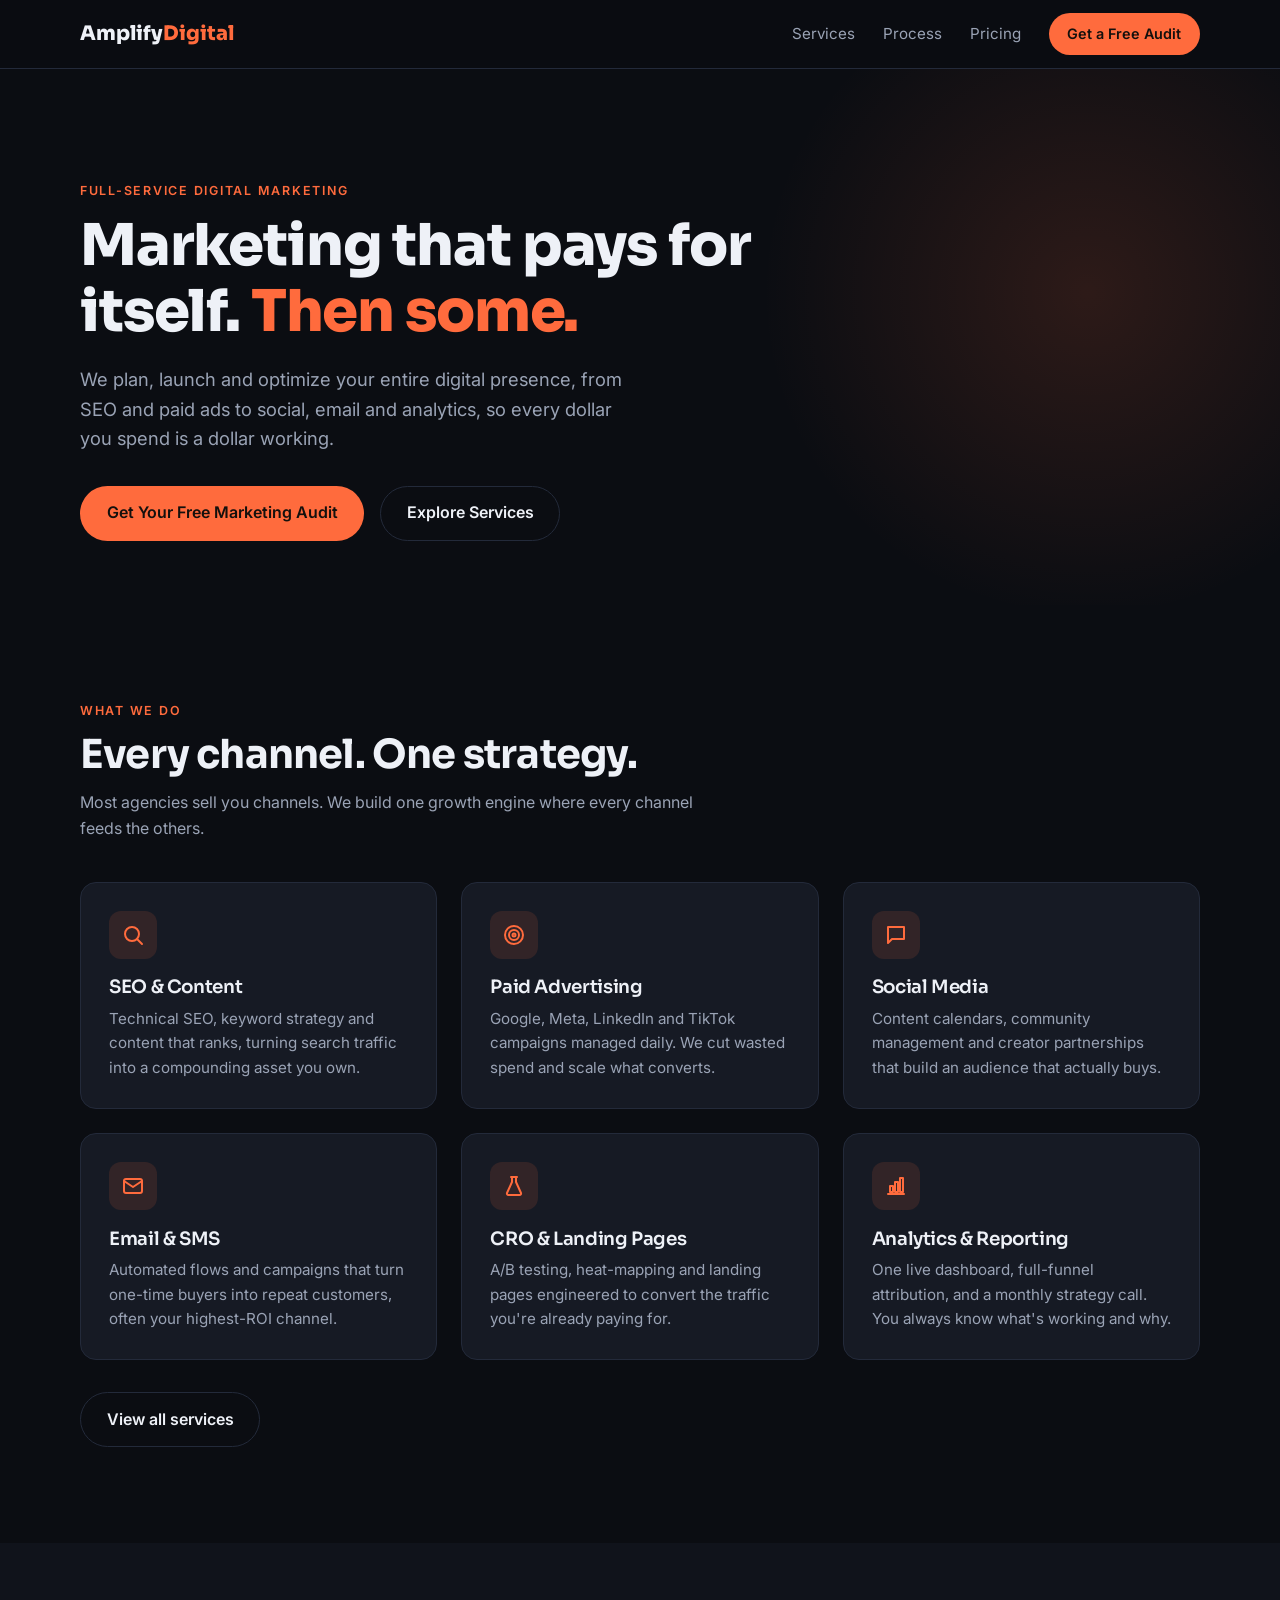
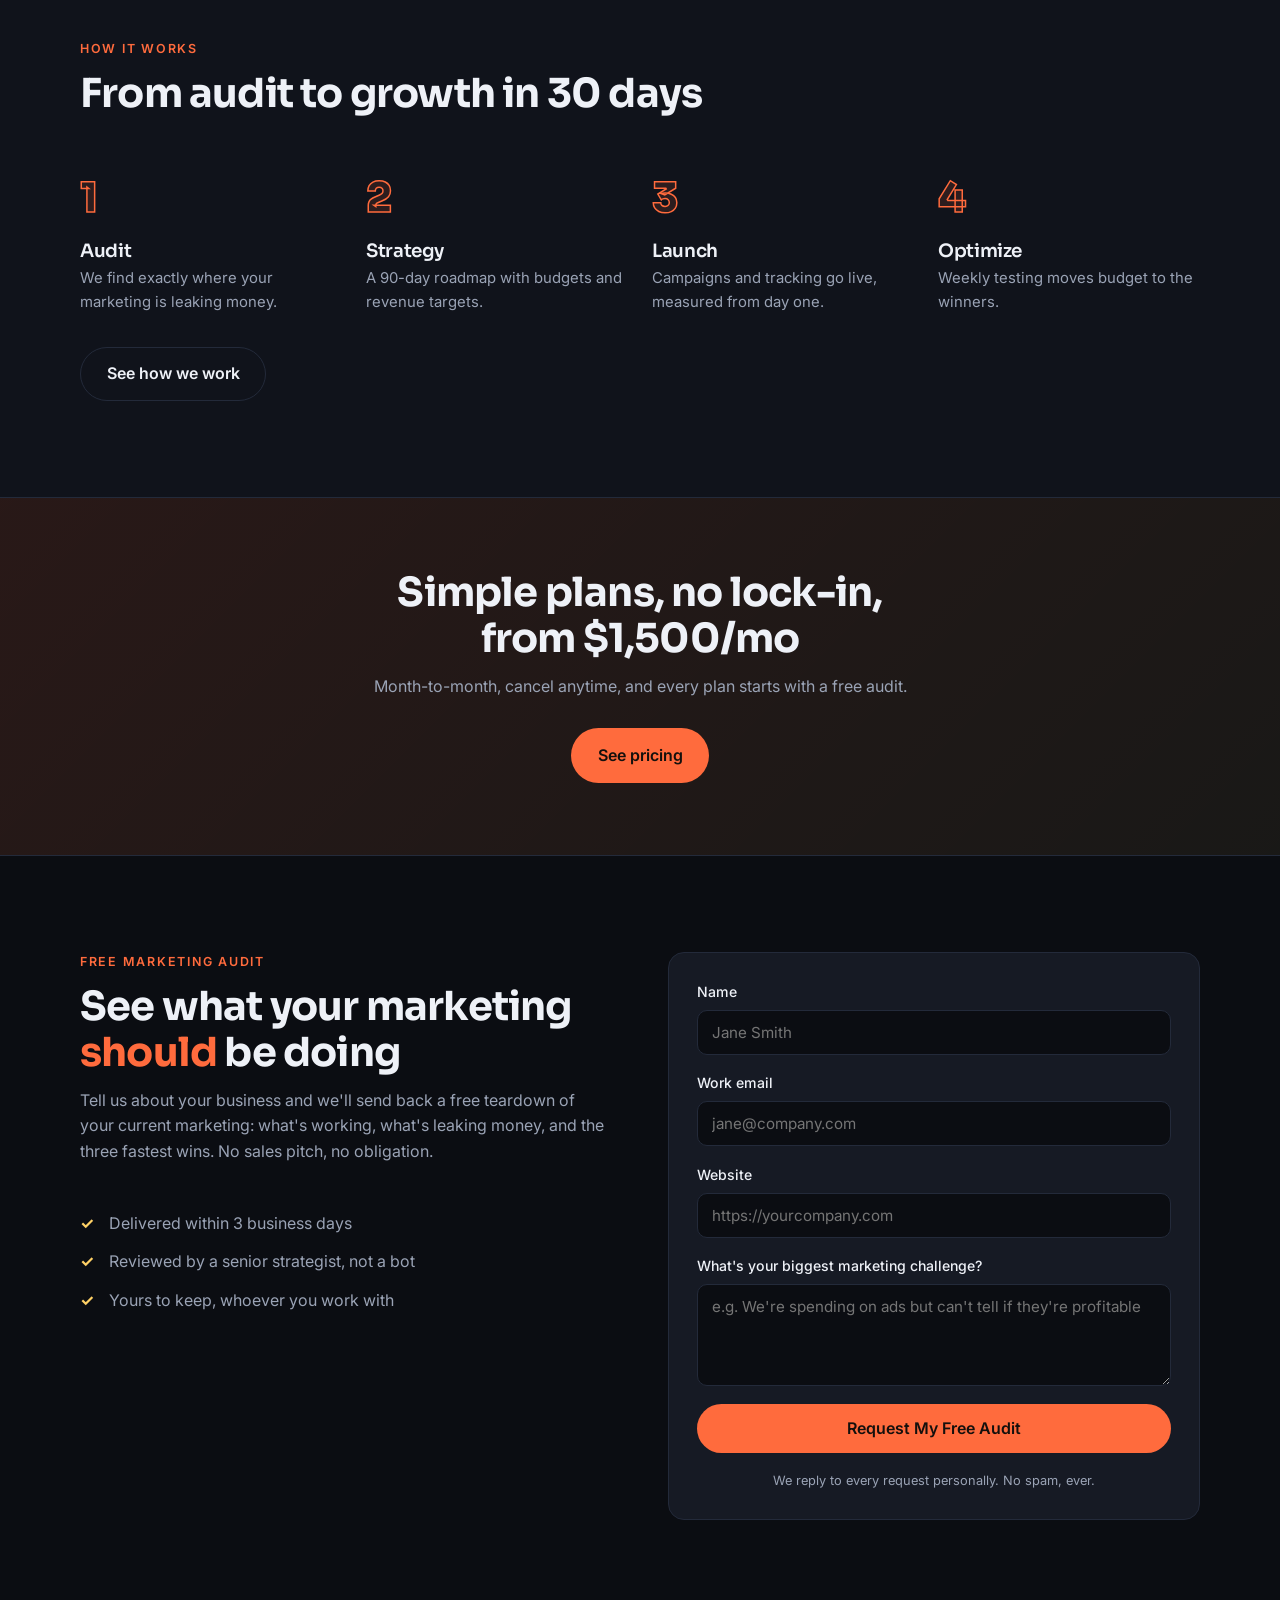
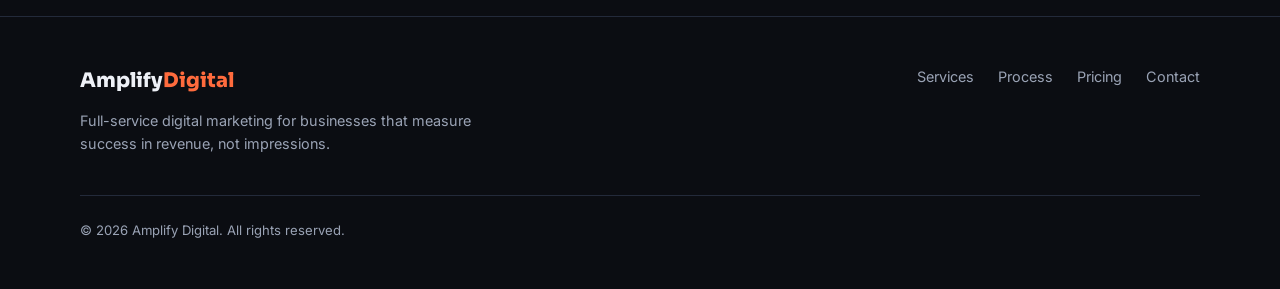
<file: index.html>
<!DOCTYPE html>
<html lang="en">
<head>
  <meta charset="UTF-8" />
  <meta name="viewport" content="width=device-width, initial-scale=1.0" />
  <title>Amplify Digital | Full-Service Digital Marketing Agency</title>
  <meta name="description" content="Amplify Digital is a full-service digital marketing agency. SEO, paid ads, social media, email marketing and analytics: everything you need to grow, under one roof." />
  <meta property="og:title" content="Amplify Digital | Full-Service Digital Marketing Agency" />
  <meta property="og:description" content="SEO, paid ads, social media, email marketing and analytics: everything you need to grow, under one roof." />
  <meta property="og:type" content="website" />
  <link rel="icon" href="data:image/svg+xml,<svg xmlns='http://www.w3.org/2000/svg' viewBox='0 0 100 100'><rect width='100' height='100' rx='22' fill='%230b0d12'/><text x='50' y='50' dy='.35em' text-anchor='middle' font-family='Arial' font-weight='bold' font-size='58' fill='%23ff6b3d'>A</text></svg>" />
  <link rel="preconnect" href="https://fonts.googleapis.com" />
  <link rel="preconnect" href="https://fonts.gstatic.com" crossorigin />
  <link href="https://fonts.googleapis.com/css2?family=Sora:wght@400;600;700;800&family=Inter:wght@400;500;600&display=swap" rel="stylesheet" />
  <link rel="stylesheet" href="styles.css" />
</head>
<body>

  <!-- ===== Navigation ===== -->
  <header class="nav" id="top">
    <div class="container nav-inner">
      <a href="index.html" class="logo">Amplify<span>Digital</span></a>
      <nav class="nav-links" id="navLinks">
        <a href="services.html">Services</a>
        <a href="process.html">Process</a>
        <a href="pricing.html">Pricing</a>
        <a href="#contact" class="btn btn-small">Get a Free Audit</a>
      </nav>
      <button class="nav-toggle" id="navToggle" aria-label="Toggle menu" aria-expanded="false">
        <span></span><span></span><span></span>
      </button>
    </div>
  </header>

  <!-- ===== Hero ===== -->
  <section class="hero">
    <div class="container hero-inner">
      <div class="hero-copy reveal">
        <p class="eyebrow">Full-Service Digital Marketing</p>
        <h1>Marketing that pays for itself. <em>Then some.</em></h1>
        <p class="lead">We plan, launch and optimize your entire digital presence, from SEO and paid ads to social, email and analytics, so every dollar you spend is a dollar working.</p>
        <div class="hero-actions">
          <a href="#contact" class="btn">Get Your Free Marketing Audit</a>
          <a href="services.html" class="btn btn-ghost">Explore Services</a>
        </div>
      </div>
    </div>
  </section>

  <!-- ===== Services preview ===== -->
  <section class="section" id="services">
    <div class="container">
      <p class="eyebrow reveal">What we do</p>
      <h2 class="reveal">Every channel. One strategy.</h2>
      <p class="section-sub reveal">Most agencies sell you channels. We build one growth engine where every channel feeds the others.</p>
      <div class="grid grid-3">
        <article class="card reveal">
          <div class="card-icon"><svg viewBox="0 0 24 24"><circle cx="11" cy="11" r="7"/><line x1="21" y1="21" x2="16" y2="16"/></svg></div>
          <h3>SEO &amp; Content</h3>
          <p>Technical SEO, keyword strategy and content that ranks, turning search traffic into a compounding asset you own.</p>
        </article>
        <article class="card reveal">
          <div class="card-icon"><svg viewBox="0 0 24 24"><circle cx="12" cy="12" r="9"/><circle cx="12" cy="12" r="5"/><circle cx="12" cy="12" r="1.5"/></svg></div>
          <h3>Paid Advertising</h3>
          <p>Google, Meta, LinkedIn and TikTok campaigns managed daily. We cut wasted spend and scale what converts.</p>
        </article>
        <article class="card reveal">
          <div class="card-icon"><svg viewBox="0 0 24 24"><path d="M4 4h16v12H8l-4 4V4z"/></svg></div>
          <h3>Social Media</h3>
          <p>Content calendars, community management and creator partnerships that build an audience that actually buys.</p>
        </article>
        <article class="card reveal">
          <div class="card-icon"><svg viewBox="0 0 24 24"><rect x="3" y="5" width="18" height="14" rx="2"/><path d="M3 7l9 6 9-6"/></svg></div>
          <h3>Email &amp; SMS</h3>
          <p>Automated flows and campaigns that turn one-time buyers into repeat customers, often your highest-ROI channel.</p>
        </article>
        <article class="card reveal">
          <div class="card-icon"><svg viewBox="0 0 24 24"><path d="M9 3h6"/><path d="M10 3v5L5 19a1.5 1.5 0 0 0 1.4 2h11.2a1.5 1.5 0 0 0 1.4-2L14 8V3"/></svg></div>
          <h3>CRO &amp; Landing Pages</h3>
          <p>A/B testing, heat-mapping and landing pages engineered to convert the traffic you're already paying for.</p>
        </article>
        <article class="card reveal">
          <div class="card-icon"><svg viewBox="0 0 24 24"><line x1="4" y1="20" x2="20" y2="20"/><rect x="6" y="12" width="3" height="6"/><rect x="11" y="8" width="3" height="10"/><rect x="16" y="4" width="3" height="14"/></svg></div>
          <h3>Analytics &amp; Reporting</h3>
          <p>One live dashboard, full-funnel attribution, and a monthly strategy call. You always know what's working and why.</p>
        </article>
      </div>
      <p class="reveal" style="margin-top:2rem"><a href="services.html" class="btn btn-ghost">View all services</a></p>
    </div>
  </section>

  <!-- ===== Process teaser ===== -->
  <section class="section section-alt" id="process-teaser">
    <div class="container">
      <p class="eyebrow reveal">How it works</p>
      <h2 class="reveal">From audit to growth in 30 days</h2>
      <div class="steps">
        <div class="step reveal"><span class="step-num">1</span><h3>Audit</h3><p>We find exactly where your marketing is leaking money.</p></div>
        <div class="step reveal"><span class="step-num">2</span><h3>Strategy</h3><p>A 90-day roadmap with budgets and revenue targets.</p></div>
        <div class="step reveal"><span class="step-num">3</span><h3>Launch</h3><p>Campaigns and tracking go live, measured from day one.</p></div>
        <div class="step reveal"><span class="step-num">4</span><h3>Optimize</h3><p>Weekly testing moves budget to the winners.</p></div>
      </div>
      <p class="reveal" style="margin-top:2rem"><a href="process.html" class="btn btn-ghost">See how we work</a></p>
    </div>
  </section>

  <!-- ===== Pricing teaser ===== -->
  <section class="cta-band">
    <div class="container">
      <h2>Simple plans, no lock-in, from $1,500/mo</h2>
      <p>Month-to-month, cancel anytime, and every plan starts with a free audit.</p>
      <a href="pricing.html" class="btn">See pricing</a>
    </div>
  </section>

  <!-- ===== Contact ===== -->
  <section class="section" id="contact">
    <div class="container contact-inner">
      <div class="contact-copy reveal">
        <p class="eyebrow">Free marketing audit</p>
        <h2>See what your marketing <em>should</em> be doing</h2>
        <p class="section-sub">Tell us about your business and we'll send back a free teardown of your current marketing: what's working, what's leaking money, and the three fastest wins. No sales pitch, no obligation.</p>
        <ul class="checklist">
          <li>Delivered within 3 business days</li>
          <li>Reviewed by a senior strategist, not a bot</li>
          <li>Yours to keep, whoever you work with</li>
        </ul>
      </div>
      <form class="card contact-form reveal" id="contactForm" action="https://formsubmit.co/brovath@gmail.com" method="POST">
        <input type="hidden" name="_subject" value="New audit request from Amplify Digital website" />
        <input type="hidden" name="_captcha" value="true" />
        <label>Name
          <input type="text" name="name" placeholder="Jane Smith" required />
        </label>
        <label>Work email
          <input type="email" name="email" placeholder="jane@company.com" required />
        </label>
        <label>Website
          <input type="url" name="website" placeholder="https://yourcompany.com" />
        </label>
        <label>What's your biggest marketing challenge?
          <textarea name="message" rows="4" placeholder="e.g. We're spending on ads but can't tell if they're profitable"></textarea>
        </label>
        <button type="submit" class="btn btn-full">Request My Free Audit</button>
        <p class="form-note">We reply to every request personally. No spam, ever.</p>
      </form>
    </div>
  </section>

  <!-- ===== Footer ===== -->
  <footer class="footer">
    <div class="container footer-inner">
      <div>
        <a href="index.html" class="logo">Amplify<span>Digital</span></a>
        <p>Full-service digital marketing for businesses that measure success in revenue, not impressions.</p>
      </div>
      <nav aria-label="Footer">
        <a href="services.html">Services</a>
        <a href="process.html">Process</a>
        <a href="pricing.html">Pricing</a>
        <a href="#contact">Contact</a>
      </nav>
      <p class="footer-copy">© <span id="year"></span> Amplify Digital. All rights reserved.</p>
    </div>
  </footer>

  <script src="script.js"></script>
</body>
</html>
</file>
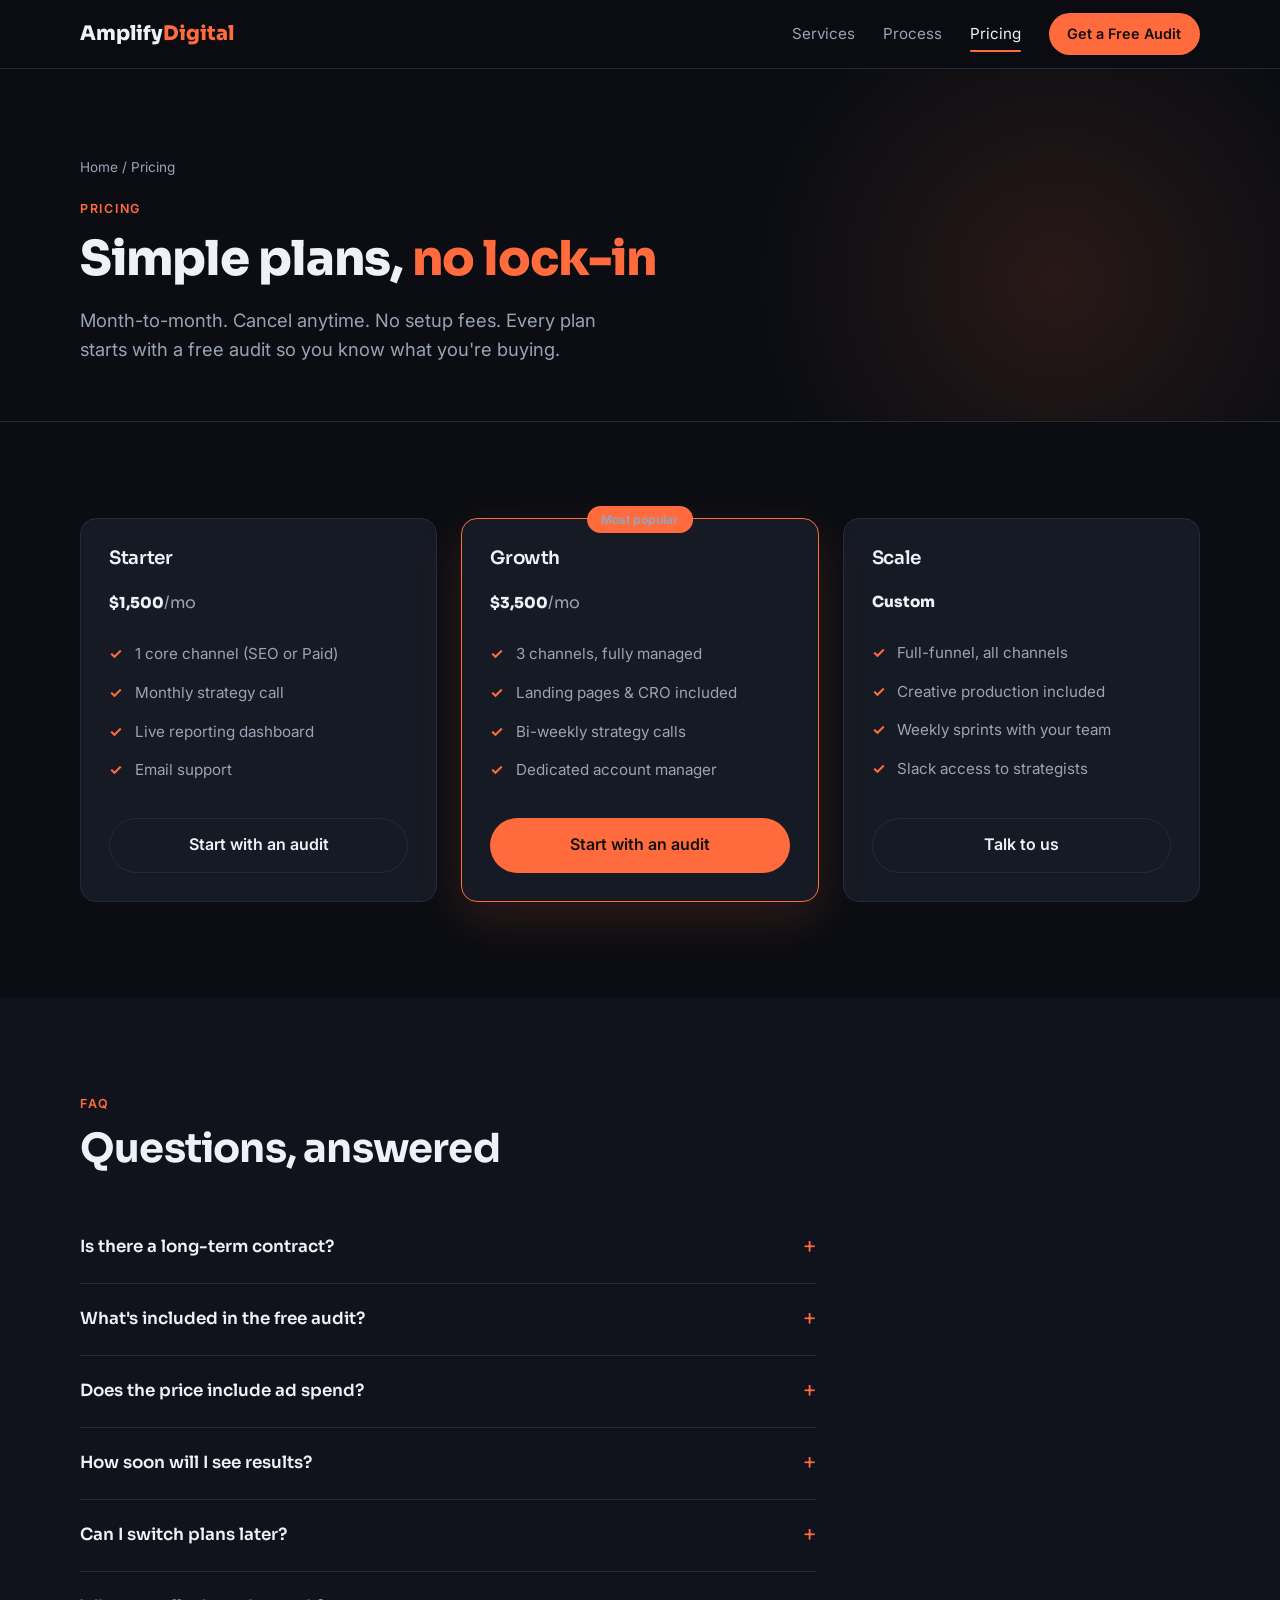
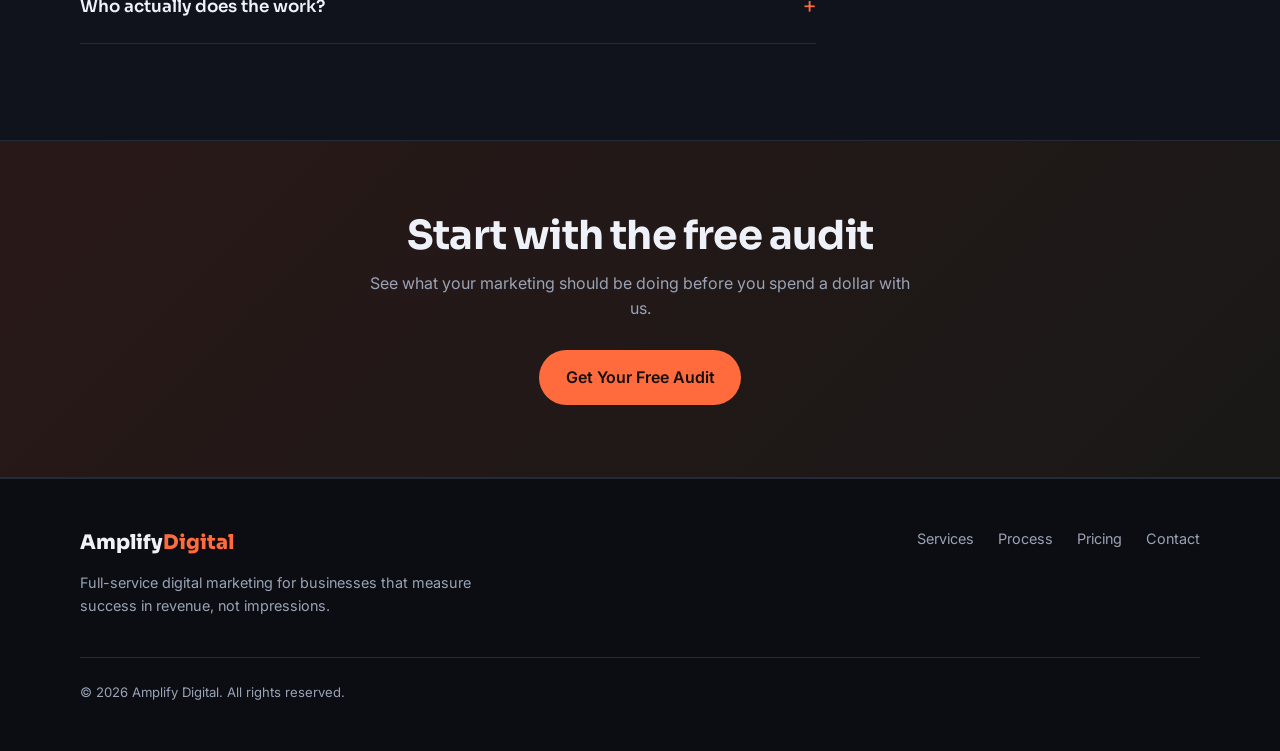
<file: pricing.html>
<!DOCTYPE html>
<html lang="en">
<head>
  <meta charset="UTF-8" />
  <meta name="viewport" content="width=device-width, initial-scale=1.0" />
  <title>Pricing | Amplify Digital</title>
  <meta name="description" content="Simple, month-to-month digital marketing plans from $1,500/mo. No lock-in, no setup fees, and every plan starts with a free audit." />
  <link rel="icon" href="data:image/svg+xml,<svg xmlns='http://www.w3.org/2000/svg' viewBox='0 0 100 100'><rect width='100' height='100' rx='22' fill='%230b0d12'/><text x='50' y='50' dy='.35em' text-anchor='middle' font-family='Arial' font-weight='bold' font-size='58' fill='%23ff6b3d'>A</text></svg>" />
  <link rel="preconnect" href="https://fonts.googleapis.com" />
  <link rel="preconnect" href="https://fonts.gstatic.com" crossorigin />
  <link href="https://fonts.googleapis.com/css2?family=Sora:wght@400;600;700;800&family=Inter:wght@400;500;600&display=swap" rel="stylesheet" />
  <link rel="stylesheet" href="styles.css" />
</head>
<body>

  <header class="nav" id="top">
    <div class="container nav-inner">
      <a href="index.html" class="logo">Amplify<span>Digital</span></a>
      <nav class="nav-links" id="navLinks">
        <a href="services.html">Services</a>
        <a href="process.html">Process</a>
        <a href="pricing.html" class="active">Pricing</a>
        <a href="index.html#contact" class="btn btn-small">Get a Free Audit</a>
      </nav>
      <button class="nav-toggle" id="navToggle" aria-label="Toggle menu" aria-expanded="false">
        <span></span><span></span><span></span>
      </button>
    </div>
  </header>

  <section class="page-hero">
    <div class="container">
      <p class="breadcrumb reveal"><a href="index.html">Home</a> / Pricing</p>
      <p class="eyebrow reveal">Pricing</p>
      <h1 class="reveal">Simple plans, <em>no lock-in</em></h1>
      <p class="lead reveal">Month-to-month. Cancel anytime. No setup fees. Every plan starts with a free audit so you know what you're buying.</p>
    </div>
  </section>

  <section class="section">
    <div class="container">
      <div class="grid grid-3 pricing-grid">
        <article class="card price reveal">
          <h3>Starter</h3>
          <p class="price-amount">$1,500<span>/mo</span></p>
          <ul>
            <li>1 core channel (SEO or Paid)</li>
            <li>Monthly strategy call</li>
            <li>Live reporting dashboard</li>
            <li>Email support</li>
          </ul>
          <a href="index.html#contact" class="btn btn-ghost">Start with an audit</a>
        </article>
        <article class="card price featured reveal">
          <p class="price-flag">Most popular</p>
          <h3>Growth</h3>
          <p class="price-amount">$3,500<span>/mo</span></p>
          <ul>
            <li>3 channels, fully managed</li>
            <li>Landing pages &amp; CRO included</li>
            <li>Bi-weekly strategy calls</li>
            <li>Dedicated account manager</li>
          </ul>
          <a href="index.html#contact" class="btn">Start with an audit</a>
        </article>
        <article class="card price reveal">
          <h3>Scale</h3>
          <p class="price-amount">Custom</p>
          <ul>
            <li>Full-funnel, all channels</li>
            <li>Creative production included</li>
            <li>Weekly sprints with your team</li>
            <li>Slack access to strategists</li>
          </ul>
          <a href="index.html#contact" class="btn btn-ghost">Talk to us</a>
        </article>
      </div>
    </div>
  </section>

  <section class="section section-alt">
    <div class="container">
      <p class="eyebrow reveal">FAQ</p>
      <h2 class="reveal">Questions, answered</h2>
      <div class="faq reveal">
        <details>
          <summary>Is there a long-term contract?</summary>
          <p>No. Every plan is month-to-month. We earn your business each month with results, not with a contract that traps you.</p>
        </details>
        <details>
          <summary>What's included in the free audit?</summary>
          <p>A senior strategist reviews your website, ads, funnels and competitors, then sends back a teardown of what's working, what's leaking money, and the three fastest wins. It's yours to keep whether or not you work with us.</p>
        </details>
        <details>
          <summary>Does the price include ad spend?</summary>
          <p>No. The monthly fee covers our strategy and management. Your ad budget is paid directly to the platforms (Google, Meta, etc.) and stays in your own accounts.</p>
        </details>
        <details>
          <summary>How soon will I see results?</summary>
          <p>Paid channels can move within weeks; SEO and content compound over months. Your strategy call sets realistic timelines and targets up front, with no vague promises.</p>
        </details>
        <details>
          <summary>Can I switch plans later?</summary>
          <p>Anytime. Most clients start with one or two channels and scale up as the numbers prove out. Upgrades and downgrades take effect the next billing cycle.</p>
        </details>
        <details>
          <summary>Who actually does the work?</summary>
          <p>Senior specialists on our team, not junior staff or offshore contractors handed a checklist. You'll know exactly who's on your account.</p>
        </details>
      </div>
    </div>
  </section>

  <section class="cta-band">
    <div class="container">
      <h2>Start with the free audit</h2>
      <p>See what your marketing should be doing before you spend a dollar with us.</p>
      <a href="index.html#contact" class="btn">Get Your Free Audit</a>
    </div>
  </section>

  <footer class="footer">
    <div class="container footer-inner">
      <div>
        <a href="index.html" class="logo">Amplify<span>Digital</span></a>
        <p>Full-service digital marketing for businesses that measure success in revenue, not impressions.</p>
      </div>
      <nav aria-label="Footer">
        <a href="services.html">Services</a>
        <a href="process.html">Process</a>
        <a href="pricing.html">Pricing</a>
        <a href="index.html#contact">Contact</a>
      </nav>
      <p class="footer-copy">© <span id="year"></span> Amplify Digital. All rights reserved.</p>
    </div>
  </footer>

  <script src="script.js"></script>
</body>
</html>
</file>
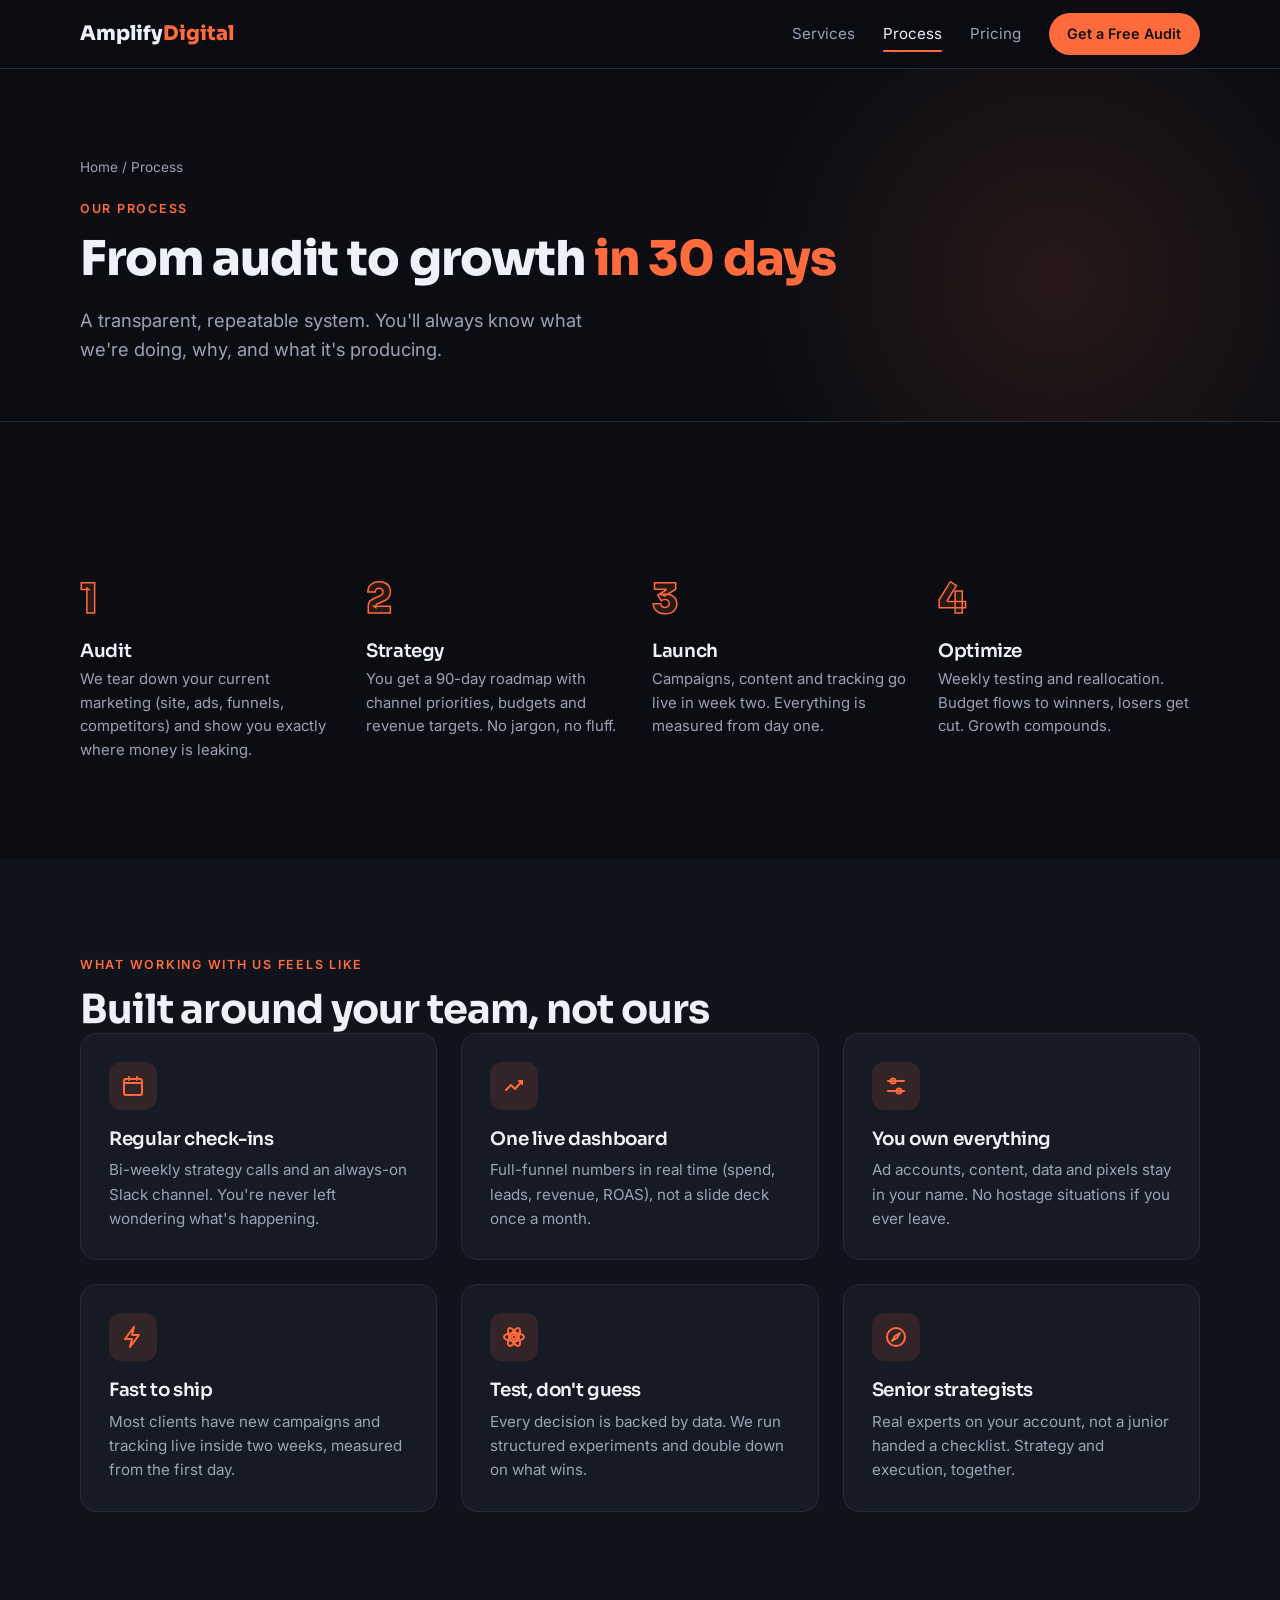
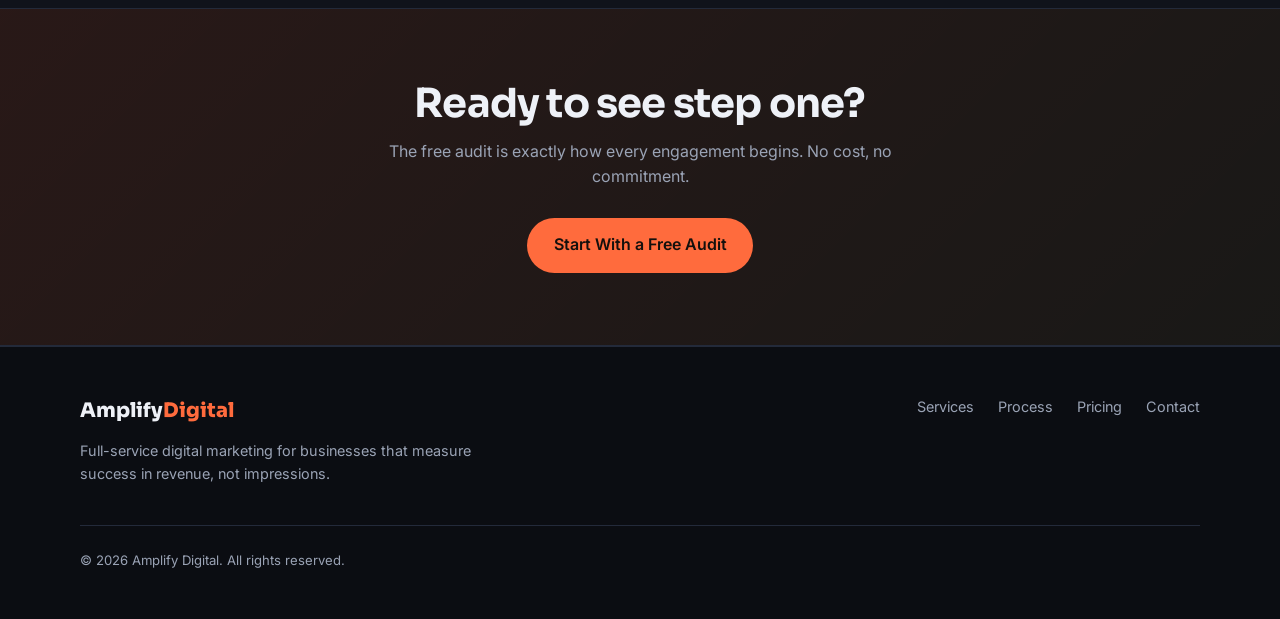
<file: process.html>
<!DOCTYPE html>
<html lang="en">
<head>
  <meta charset="UTF-8" />
  <meta name="viewport" content="width=device-width, initial-scale=1.0" />
  <title>Our Process | Amplify Digital</title>
  <meta name="description" content="How Amplify Digital works: a proven audit-to-optimize process that takes you from strategy to measurable growth in 30 days." />
  <link rel="icon" href="data:image/svg+xml,<svg xmlns='http://www.w3.org/2000/svg' viewBox='0 0 100 100'><rect width='100' height='100' rx='22' fill='%230b0d12'/><text x='50' y='50' dy='.35em' text-anchor='middle' font-family='Arial' font-weight='bold' font-size='58' fill='%23ff6b3d'>A</text></svg>" />
  <link rel="preconnect" href="https://fonts.googleapis.com" />
  <link rel="preconnect" href="https://fonts.gstatic.com" crossorigin />
  <link href="https://fonts.googleapis.com/css2?family=Sora:wght@400;600;700;800&family=Inter:wght@400;500;600&display=swap" rel="stylesheet" />
  <link rel="stylesheet" href="styles.css" />
</head>
<body>

  <header class="nav" id="top">
    <div class="container nav-inner">
      <a href="index.html" class="logo">Amplify<span>Digital</span></a>
      <nav class="nav-links" id="navLinks">
        <a href="services.html">Services</a>
        <a href="process.html" class="active">Process</a>
        <a href="pricing.html">Pricing</a>
        <a href="index.html#contact" class="btn btn-small">Get a Free Audit</a>
      </nav>
      <button class="nav-toggle" id="navToggle" aria-label="Toggle menu" aria-expanded="false">
        <span></span><span></span><span></span>
      </button>
    </div>
  </header>

  <section class="page-hero">
    <div class="container">
      <p class="breadcrumb reveal"><a href="index.html">Home</a> / Process</p>
      <p class="eyebrow reveal">Our process</p>
      <h1 class="reveal">From audit to growth <em>in 30 days</em></h1>
      <p class="lead reveal">A transparent, repeatable system. You'll always know what we're doing, why, and what it's producing.</p>
    </div>
  </section>

  <section class="section">
    <div class="container">
      <div class="steps">
        <div class="step reveal">
          <span class="step-num">1</span>
          <h3>Audit</h3>
          <p>We tear down your current marketing (site, ads, funnels, competitors) and show you exactly where money is leaking.</p>
        </div>
        <div class="step reveal">
          <span class="step-num">2</span>
          <h3>Strategy</h3>
          <p>You get a 90-day roadmap with channel priorities, budgets and revenue targets. No jargon, no fluff.</p>
        </div>
        <div class="step reveal">
          <span class="step-num">3</span>
          <h3>Launch</h3>
          <p>Campaigns, content and tracking go live in week two. Everything is measured from day one.</p>
        </div>
        <div class="step reveal">
          <span class="step-num">4</span>
          <h3>Optimize</h3>
          <p>Weekly testing and reallocation. Budget flows to winners, losers get cut. Growth compounds.</p>
        </div>
      </div>
    </div>
  </section>

  <section class="section section-alt">
    <div class="container">
      <p class="eyebrow reveal">What working with us feels like</p>
      <h2 class="reveal">Built around your team, not ours</h2>
      <div class="grid grid-3">
        <article class="card reveal">
          <div class="card-icon"><svg viewBox="0 0 24 24"><rect x="3" y="5" width="18" height="16" rx="2"/><line x1="3" y1="9" x2="21" y2="9"/><line x1="8" y1="3" x2="8" y2="6"/><line x1="16" y1="3" x2="16" y2="6"/></svg></div>
          <h3>Regular check-ins</h3>
          <p>Bi-weekly strategy calls and an always-on Slack channel. You're never left wondering what's happening.</p>
        </article>
        <article class="card reveal">
          <div class="card-icon"><svg viewBox="0 0 24 24"><path d="M4 16l5-5 4 4 7-8"/><path d="M17 7h3v3"/></svg></div>
          <h3>One live dashboard</h3>
          <p>Full-funnel numbers in real time (spend, leads, revenue, ROAS), not a slide deck once a month.</p>
        </article>
        <article class="card reveal">
          <div class="card-icon"><svg viewBox="0 0 24 24"><line x1="4" y1="7" x2="20" y2="7"/><line x1="4" y1="17" x2="20" y2="17"/><circle cx="9" cy="7" r="2.5"/><circle cx="15" cy="17" r="2.5"/></svg></div>
          <h3>You own everything</h3>
          <p>Ad accounts, content, data and pixels stay in your name. No hostage situations if you ever leave.</p>
        </article>
        <article class="card reveal">
          <div class="card-icon"><svg viewBox="0 0 24 24"><path d="M13 2L4 14h7l-2 8 9-12h-7z"/></svg></div>
          <h3>Fast to ship</h3>
          <p>Most clients have new campaigns and tracking live inside two weeks, measured from the first day.</p>
        </article>
        <article class="card reveal">
          <div class="card-icon"><svg viewBox="0 0 24 24"><circle cx="12" cy="12" r="2"/><ellipse cx="12" cy="12" rx="10" ry="4"/><ellipse cx="12" cy="12" rx="10" ry="4" transform="rotate(60 12 12)"/><ellipse cx="12" cy="12" rx="10" ry="4" transform="rotate(120 12 12)"/></svg></div>
          <h3>Test, don't guess</h3>
          <p>Every decision is backed by data. We run structured experiments and double down on what wins.</p>
        </article>
        <article class="card reveal">
          <div class="card-icon"><svg viewBox="0 0 24 24"><circle cx="12" cy="12" r="9"/><polygon points="16,8 11,11 8,16 13,13"/></svg></div>
          <h3>Senior strategists</h3>
          <p>Real experts on your account, not a junior handed a checklist. Strategy and execution, together.</p>
        </article>
      </div>
    </div>
  </section>

  <section class="cta-band">
    <div class="container">
      <h2>Ready to see step one?</h2>
      <p>The free audit is exactly how every engagement begins. No cost, no commitment.</p>
      <a href="index.html#contact" class="btn">Start With a Free Audit</a>
    </div>
  </section>

  <footer class="footer">
    <div class="container footer-inner">
      <div>
        <a href="index.html" class="logo">Amplify<span>Digital</span></a>
        <p>Full-service digital marketing for businesses that measure success in revenue, not impressions.</p>
      </div>
      <nav aria-label="Footer">
        <a href="services.html">Services</a>
        <a href="process.html">Process</a>
        <a href="pricing.html">Pricing</a>
        <a href="index.html#contact">Contact</a>
      </nav>
      <p class="footer-copy">© <span id="year"></span> Amplify Digital. All rights reserved.</p>
    </div>
  </footer>

  <script src="script.js"></script>
</body>
</html>
</file>
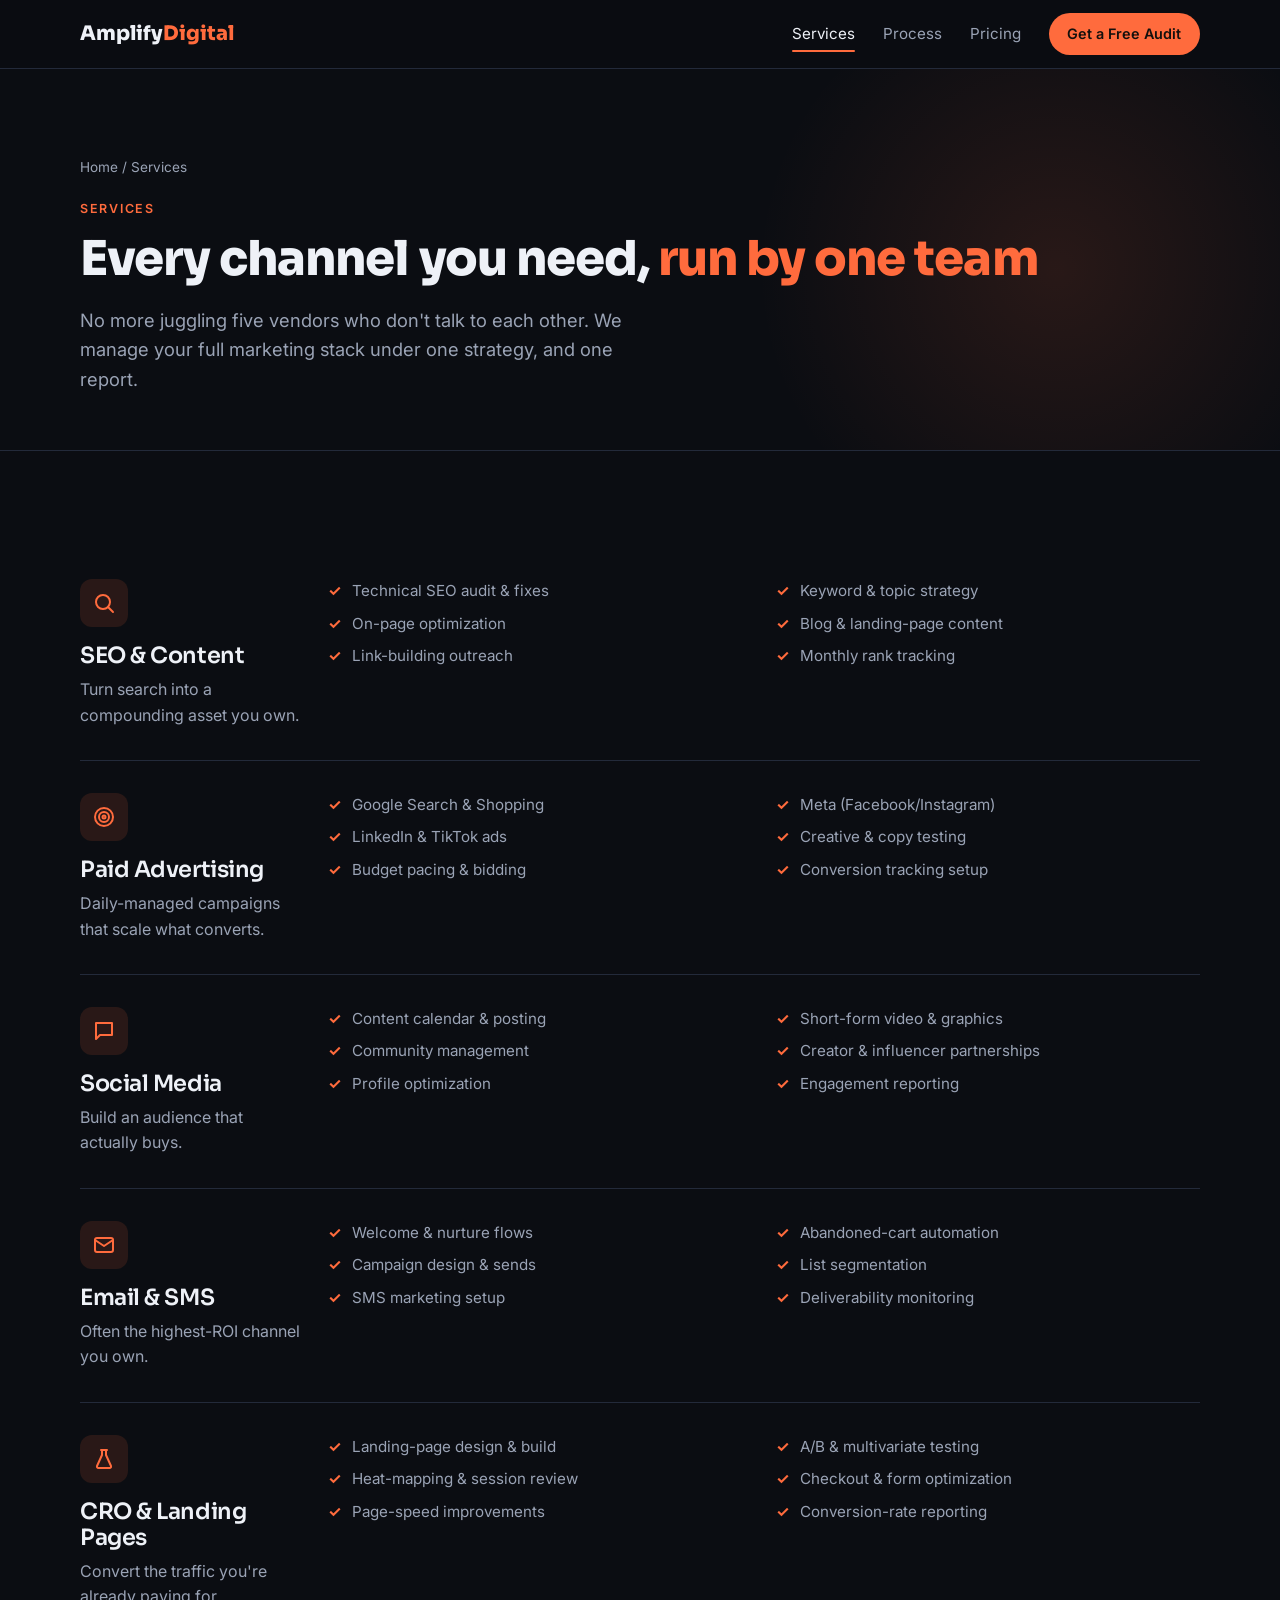
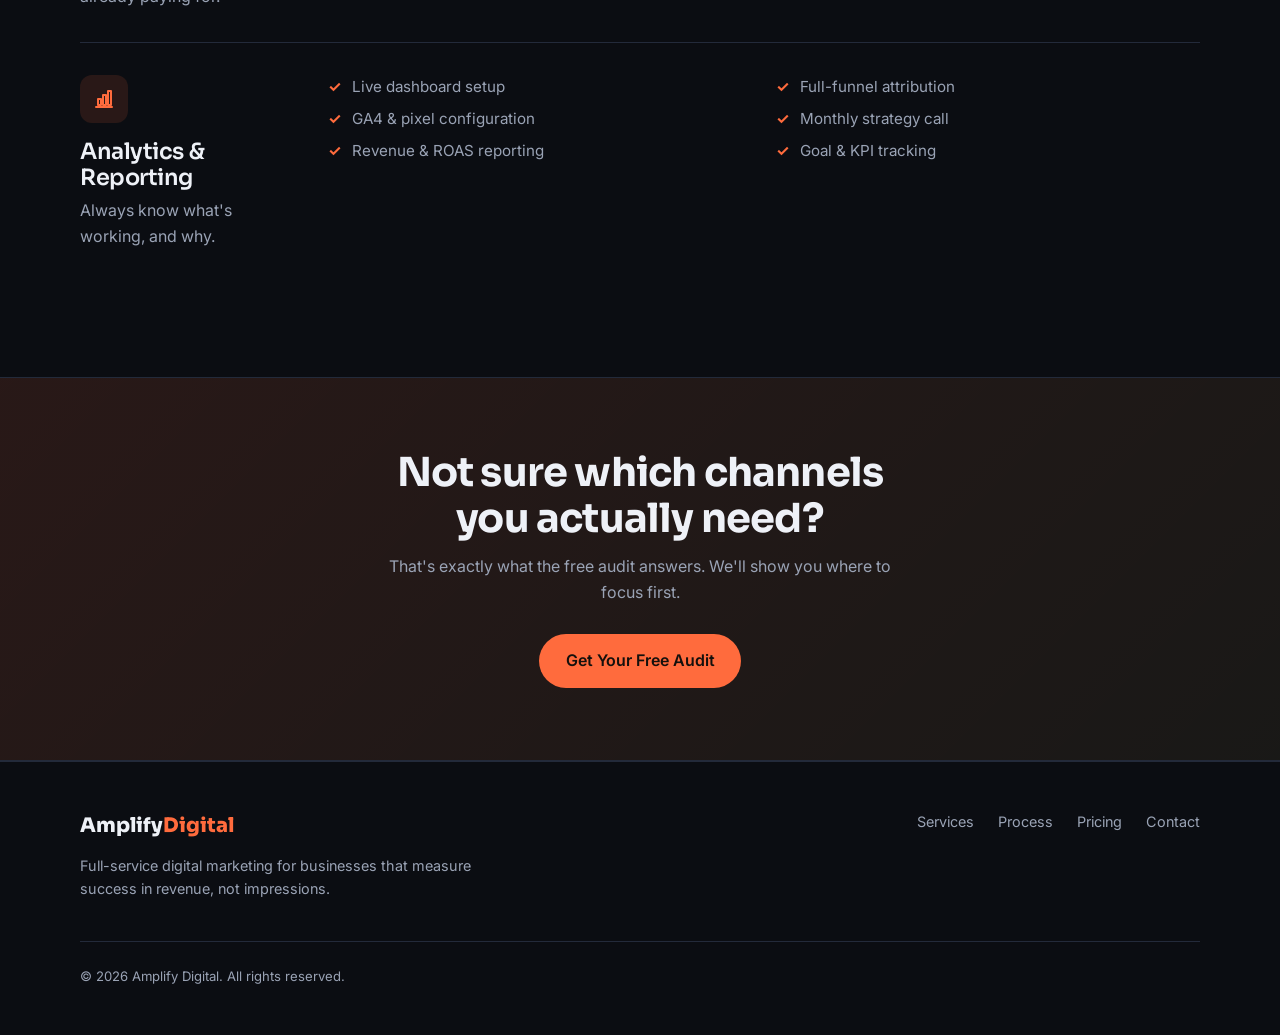
<file: services.html>
<!DOCTYPE html>
<html lang="en">
<head>
  <meta charset="UTF-8" />
  <meta name="viewport" content="width=device-width, initial-scale=1.0" />
  <title>Services | Amplify Digital</title>
  <meta name="description" content="Full-service digital marketing: SEO and content, paid advertising, social media, email and SMS, CRO, and analytics, all managed by one team." />
  <link rel="icon" href="data:image/svg+xml,<svg xmlns='http://www.w3.org/2000/svg' viewBox='0 0 100 100'><rect width='100' height='100' rx='22' fill='%230b0d12'/><text x='50' y='50' dy='.35em' text-anchor='middle' font-family='Arial' font-weight='bold' font-size='58' fill='%23ff6b3d'>A</text></svg>" />
  <link rel="preconnect" href="https://fonts.googleapis.com" />
  <link rel="preconnect" href="https://fonts.gstatic.com" crossorigin />
  <link href="https://fonts.googleapis.com/css2?family=Sora:wght@400;600;700;800&family=Inter:wght@400;500;600&display=swap" rel="stylesheet" />
  <link rel="stylesheet" href="styles.css" />
</head>
<body>

  <header class="nav" id="top">
    <div class="container nav-inner">
      <a href="index.html" class="logo">Amplify<span>Digital</span></a>
      <nav class="nav-links" id="navLinks">
        <a href="services.html" class="active">Services</a>
        <a href="process.html">Process</a>
        <a href="pricing.html">Pricing</a>
        <a href="index.html#contact" class="btn btn-small">Get a Free Audit</a>
      </nav>
      <button class="nav-toggle" id="navToggle" aria-label="Toggle menu" aria-expanded="false">
        <span></span><span></span><span></span>
      </button>
    </div>
  </header>

  <section class="page-hero">
    <div class="container">
      <p class="breadcrumb reveal"><a href="index.html">Home</a> / Services</p>
      <p class="eyebrow reveal">Services</p>
      <h1 class="reveal">Every channel you need, <em>run by one team</em></h1>
      <p class="lead reveal">No more juggling five vendors who don't talk to each other. We manage your full marketing stack under one strategy, and one report.</p>
    </div>
  </section>

  <section class="section">
    <div class="container">

      <div class="service-row reveal">
        <div>
          <div class="card-icon"><svg viewBox="0 0 24 24"><circle cx="11" cy="11" r="7"/><line x1="21" y1="21" x2="16" y2="16"/></svg></div>
          <h3>SEO &amp; Content</h3>
          <p class="row-lead">Turn search into a compounding asset you own.</p>
        </div>
        <ul class="deliverables">
          <li>Technical SEO audit &amp; fixes</li>
          <li>Keyword &amp; topic strategy</li>
          <li>On-page optimization</li>
          <li>Blog &amp; landing-page content</li>
          <li>Link-building outreach</li>
          <li>Monthly rank tracking</li>
        </ul>
      </div>

      <div class="service-row reveal">
        <div>
          <div class="card-icon"><svg viewBox="0 0 24 24"><circle cx="12" cy="12" r="9"/><circle cx="12" cy="12" r="5"/><circle cx="12" cy="12" r="1.5"/></svg></div>
          <h3>Paid Advertising</h3>
          <p class="row-lead">Daily-managed campaigns that scale what converts.</p>
        </div>
        <ul class="deliverables">
          <li>Google Search &amp; Shopping</li>
          <li>Meta (Facebook/Instagram)</li>
          <li>LinkedIn &amp; TikTok ads</li>
          <li>Creative &amp; copy testing</li>
          <li>Budget pacing &amp; bidding</li>
          <li>Conversion tracking setup</li>
        </ul>
      </div>

      <div class="service-row reveal">
        <div>
          <div class="card-icon"><svg viewBox="0 0 24 24"><path d="M4 4h16v12H8l-4 4V4z"/></svg></div>
          <h3>Social Media</h3>
          <p class="row-lead">Build an audience that actually buys.</p>
        </div>
        <ul class="deliverables">
          <li>Content calendar &amp; posting</li>
          <li>Short-form video &amp; graphics</li>
          <li>Community management</li>
          <li>Creator &amp; influencer partnerships</li>
          <li>Profile optimization</li>
          <li>Engagement reporting</li>
        </ul>
      </div>

      <div class="service-row reveal">
        <div>
          <div class="card-icon"><svg viewBox="0 0 24 24"><rect x="3" y="5" width="18" height="14" rx="2"/><path d="M3 7l9 6 9-6"/></svg></div>
          <h3>Email &amp; SMS</h3>
          <p class="row-lead">Often the highest-ROI channel you own.</p>
        </div>
        <ul class="deliverables">
          <li>Welcome &amp; nurture flows</li>
          <li>Abandoned-cart automation</li>
          <li>Campaign design &amp; sends</li>
          <li>List segmentation</li>
          <li>SMS marketing setup</li>
          <li>Deliverability monitoring</li>
        </ul>
      </div>

      <div class="service-row reveal">
        <div>
          <div class="card-icon"><svg viewBox="0 0 24 24"><path d="M9 3h6"/><path d="M10 3v5L5 19a1.5 1.5 0 0 0 1.4 2h11.2a1.5 1.5 0 0 0 1.4-2L14 8V3"/></svg></div>
          <h3>CRO &amp; Landing Pages</h3>
          <p class="row-lead">Convert the traffic you're already paying for.</p>
        </div>
        <ul class="deliverables">
          <li>Landing-page design &amp; build</li>
          <li>A/B &amp; multivariate testing</li>
          <li>Heat-mapping &amp; session review</li>
          <li>Checkout &amp; form optimization</li>
          <li>Page-speed improvements</li>
          <li>Conversion-rate reporting</li>
        </ul>
      </div>

      <div class="service-row reveal">
        <div>
          <div class="card-icon"><svg viewBox="0 0 24 24"><line x1="4" y1="20" x2="20" y2="20"/><rect x="6" y="12" width="3" height="6"/><rect x="11" y="8" width="3" height="10"/><rect x="16" y="4" width="3" height="14"/></svg></div>
          <h3>Analytics &amp; Reporting</h3>
          <p class="row-lead">Always know what's working, and why.</p>
        </div>
        <ul class="deliverables">
          <li>Live dashboard setup</li>
          <li>Full-funnel attribution</li>
          <li>GA4 &amp; pixel configuration</li>
          <li>Monthly strategy call</li>
          <li>Revenue &amp; ROAS reporting</li>
          <li>Goal &amp; KPI tracking</li>
        </ul>
      </div>

    </div>
  </section>

  <section class="cta-band">
    <div class="container">
      <h2>Not sure which channels you actually need?</h2>
      <p>That's exactly what the free audit answers. We'll show you where to focus first.</p>
      <a href="index.html#contact" class="btn">Get Your Free Audit</a>
    </div>
  </section>

  <footer class="footer">
    <div class="container footer-inner">
      <div>
        <a href="index.html" class="logo">Amplify<span>Digital</span></a>
        <p>Full-service digital marketing for businesses that measure success in revenue, not impressions.</p>
      </div>
      <nav aria-label="Footer">
        <a href="services.html">Services</a>
        <a href="process.html">Process</a>
        <a href="pricing.html">Pricing</a>
        <a href="index.html#contact">Contact</a>
      </nav>
      <p class="footer-copy">© <span id="year"></span> Amplify Digital. All rights reserved.</p>
    </div>
  </footer>

  <script src="script.js"></script>
</body>
</html>
</file>
<file: styles.css>
/* ============ Design tokens ============ */
:root {
  --bg: #0b0d12;
  --bg-alt: #10131b;
  --card: #161a24;
  --card-edge: #232a3a;
  --text: #eef1f7;
  --muted: #9aa3b5;
  --accent: #ff6b3d;
  --accent-soft: rgba(255, 107, 61, 0.12);
  --accent-2: #ffd166;
  --radius: 16px;
  --font-head: "Sora", system-ui, sans-serif;
  --font-body: "Inter", system-ui, sans-serif;
}

* { margin: 0; padding: 0; box-sizing: border-box; }
html { scroll-behavior: smooth; }
body {
  font-family: var(--font-body);
  background: var(--bg);
  color: var(--text);
  line-height: 1.6;
  -webkit-font-smoothing: antialiased;
}
img, svg { max-width: 100%; display: block; }
a { color: inherit; text-decoration: none; }

.container { width: min(1120px, 92%); margin-inline: auto; }

h1, h2, h3 { font-family: var(--font-head); line-height: 1.15; letter-spacing: -0.02em; }
h1 { font-size: clamp(2.2rem, 5vw, 3.6rem); font-weight: 800; }
h2 { font-size: clamp(1.7rem, 3.5vw, 2.5rem); font-weight: 700; }
h3 { font-size: 1.15rem; font-weight: 600; }
h1 em, h2 em { font-style: normal; color: var(--accent); }

.eyebrow {
  text-transform: uppercase;
  letter-spacing: 0.14em;
  font-size: 0.78rem;
  font-weight: 600;
  color: var(--accent);
  margin-bottom: 0.75rem;
}
.lead { font-size: 1.15rem; color: var(--muted); margin: 1.25rem 0 2rem; max-width: 34rem; }
.section-sub { color: var(--muted); max-width: 40rem; margin: 0.75rem 0 2.5rem; }

/* ============ Buttons ============ */
.btn {
  display: inline-block;
  background: var(--accent);
  color: #14100d;
  font-weight: 600;
  padding: 0.85rem 1.6rem;
  border-radius: 999px;
  border: 1px solid transparent;
  cursor: pointer;
  font-size: 1rem;
  font-family: var(--font-body);
  transition: transform 0.15s ease, box-shadow 0.15s ease, background 0.15s ease;
}
.btn:hover { transform: translateY(-2px); box-shadow: 0 8px 24px rgba(255, 107, 61, 0.35); }
.btn-ghost { background: transparent; color: var(--text); border-color: var(--card-edge); }
.btn-ghost:hover { box-shadow: none; border-color: var(--accent); color: var(--accent); }
.btn-small { padding: 0.5rem 1.1rem; font-size: 0.9rem; }
.btn-full { width: 100%; }

/* ============ Navigation ============ */
.nav {
  position: sticky;
  top: 0;
  z-index: 50;
  background: rgba(11, 13, 18, 0.85);
  backdrop-filter: blur(12px);
  border-bottom: 1px solid var(--card-edge);
}
.nav-inner { display: flex; align-items: center; justify-content: space-between; height: 68px; }
.logo { font-family: var(--font-head); font-weight: 800; font-size: 1.25rem; }
.logo span { color: var(--accent); }
.nav-links { display: flex; align-items: center; gap: 1.75rem; font-size: 0.95rem; }
.nav-links a:not(.btn) { color: var(--muted); transition: color 0.15s; position: relative; }
.nav-links a:not(.btn):hover { color: var(--text); }
.nav-links a.active { color: var(--text); }
.nav-links a.active::after {
  content: "";
  position: absolute;
  left: 0; right: 0; bottom: -6px;
  height: 2px;
  background: var(--accent);
  border-radius: 2px;
}
.nav-toggle { display: none; background: none; border: 0; cursor: pointer; padding: 6px; }
.nav-toggle span { display: block; width: 22px; height: 2px; background: var(--text); margin: 5px 0; transition: 0.2s; }

/* ============ Hero ============ */
.hero { padding: clamp(4rem, 9vw, 7rem) 0 4rem; position: relative; overflow: hidden; }
.hero::before {
  content: "";
  position: absolute;
  top: -30%; right: -15%;
  width: 60vw; height: 60vw;
  background: radial-gradient(circle, rgba(255,107,61,0.14), transparent 60%);
  pointer-events: none;
}
.hero-inner { position: relative; }
.hero-copy { max-width: 46rem; }
.hero-actions { display: flex; gap: 1rem; flex-wrap: wrap; }

/* ============ Sections & cards ============ */
.section { padding: clamp(4rem, 8vw, 6rem) 0; }
.section-alt { background: var(--bg-alt); }

.grid { display: grid; gap: 1.5rem; }
.grid-3 { grid-template-columns: repeat(3, 1fr); }

.card {
  background: var(--card);
  border: 1px solid var(--card-edge);
  border-radius: var(--radius);
  padding: 1.75rem;
  transition: transform 0.2s ease, border-color 0.2s ease;
}
.card:hover { transform: translateY(-4px); border-color: var(--accent); }
.card p { color: var(--muted); font-size: 0.95rem; }
.card h3 { margin-bottom: 0.6rem; }
.card-icon {
  width: 48px; height: 48px;
  display: grid; place-items: center;
  background: var(--accent-soft);
  border-radius: 12px;
  margin-bottom: 1.1rem;
}
.card-icon svg {
  width: 24px; height: 24px;
  stroke: var(--accent);
  fill: none;
  stroke-width: 2;
  stroke-linecap: round;
  stroke-linejoin: round;
}

/* ============ Process steps ============ */
.steps { display: grid; grid-template-columns: repeat(4, 1fr); gap: 1.5rem; margin-top: 2.5rem; }
.step { position: relative; padding-top: 0.5rem; }
.step-num {
  font-family: var(--font-head);
  font-size: 2.6rem;
  font-weight: 800;
  color: var(--accent-soft);
  -webkit-text-stroke: 1.5px var(--accent);
  display: block;
  margin-bottom: 0.5rem;
}
.step h3 { margin-bottom: 0.4rem; }
.step p { color: var(--muted); font-size: 0.93rem; }

/* ============ Pricing ============ */
.pricing-grid { align-items: stretch; }
.price { display: flex; flex-direction: column; }
.price-amount { font-family: var(--font-head); font-size: 2.3rem; font-weight: 800; color: var(--text) !important; margin: 0.75rem 0 1.25rem; }
.price-amount span { font-size: 1rem; color: var(--muted); font-weight: 400; }
.price ul { list-style: none; margin-bottom: 1.75rem; flex: 1; }
.price li { padding: 0.45rem 0 0.45rem 1.6rem; position: relative; color: var(--muted); font-size: 0.95rem; }
.price li::before { content: "✓"; position: absolute; left: 0; color: var(--accent); font-weight: 700; }
.price .btn { text-align: center; }
.featured { border-color: var(--accent); position: relative; box-shadow: 0 16px 48px rgba(255, 107, 61, 0.15); }
.price-flag {
  position: absolute;
  top: -13px; left: 50%;
  transform: translateX(-50%);
  background: var(--accent);
  color: #14100d;
  font-size: 0.75rem !important;
  font-weight: 700;
  padding: 0.25rem 0.9rem;
  border-radius: 999px;
  white-space: nowrap;
}

/* ============ Contact ============ */
.contact-inner { display: grid; grid-template-columns: 1fr 1fr; gap: 3.5rem; align-items: start; }
.checklist { list-style: none; margin-top: 1.5rem; }
.checklist li { padding: 0.4rem 0 0.4rem 1.8rem; position: relative; color: var(--muted); }
.checklist li::before { content: "✓"; position: absolute; left: 0; color: var(--accent-2); font-weight: 700; }

.contact-form { display: grid; gap: 1.1rem; }
.contact-form:hover { transform: none; border-color: var(--card-edge); }
.contact-form label { display: grid; gap: 0.4rem; font-size: 0.88rem; font-weight: 500; }
.contact-form input, .contact-form textarea {
  background: var(--bg);
  border: 1px solid var(--card-edge);
  border-radius: 10px;
  padding: 0.75rem 0.9rem;
  color: var(--text);
  font-family: var(--font-body);
  font-size: 0.95rem;
  transition: border-color 0.15s;
}
.contact-form input:focus, .contact-form textarea:focus { outline: none; border-color: var(--accent); }
.form-note { text-align: center; font-size: 0.8rem !important; }

/* ============ Footer ============ */
.footer { border-top: 1px solid var(--card-edge); padding: 3rem 0; }
.footer-inner { display: grid; grid-template-columns: 1.2fr 1fr; gap: 2rem; align-items: start; }
.footer-inner > div p { color: var(--muted); font-size: 0.9rem; margin-top: 0.75rem; max-width: 26rem; }
.footer nav { display: flex; gap: 1.5rem; flex-wrap: wrap; justify-content: flex-end; }
.footer nav a { color: var(--muted); font-size: 0.9rem; }
.footer nav a:hover { color: var(--text); }
.footer-copy { grid-column: 1 / -1; color: var(--muted); font-size: 0.82rem; border-top: 1px solid var(--card-edge); padding-top: 1.5rem; margin-top: 0.5rem; }

/* ============ Reveal animation ============ */
.reveal { opacity: 0; transform: translateY(24px); transition: opacity 0.6s ease, transform 0.6s ease; }
.reveal.visible { opacity: 1; transform: none; }
@media (prefers-reduced-motion: reduce) {
  .reveal { opacity: 1; transform: none; transition: none; }
  html { scroll-behavior: auto; }
}

/* ============ Responsive ============ */
@media (max-width: 900px) {
  .grid-3 { grid-template-columns: 1fr 1fr; }
  .steps { grid-template-columns: 1fr 1fr; }
  .contact-inner { grid-template-columns: 1fr; }
}
@media (max-width: 640px) {
  .grid-3, .steps { grid-template-columns: 1fr; }
  .nav-toggle { display: block; }
  .nav-links {
    display: none;
    position: absolute;
    top: 68px; left: 0; right: 0;
    background: var(--bg-alt);
    border-bottom: 1px solid var(--card-edge);
    flex-direction: column;
    padding: 1.5rem;
    gap: 1.25rem;
  }
  .nav-links.open { display: flex; }
  .footer-inner { grid-template-columns: 1fr; }
  .footer nav { justify-content: flex-start; }
  .page-hero { text-align: left; }
  .service-row { grid-template-columns: 1fr; }
}

/* ============ Sub-page hero ============ */
.page-hero {
  padding: clamp(3.5rem, 8vw, 5.5rem) 0 clamp(2.5rem, 5vw, 3.5rem);
  position: relative;
  overflow: hidden;
  border-bottom: 1px solid var(--card-edge);
}
.page-hero::before {
  content: "";
  position: absolute;
  top: -40%; right: -10%;
  width: 55vw; height: 55vw;
  background: radial-gradient(circle, rgba(255,107,61,0.12), transparent 60%);
  pointer-events: none;
}
.page-hero .container { position: relative; }
.page-hero h1 { font-size: clamp(2rem, 4.5vw, 3rem); }
.page-hero .lead { margin-bottom: 0; }
.breadcrumb { font-size: 0.85rem; color: var(--muted); margin-bottom: 1.25rem; }
.breadcrumb a { color: var(--muted); }
.breadcrumb a:hover { color: var(--accent); }

/* ============ Detailed service rows ============ */
.service-row {
  display: grid;
  grid-template-columns: 220px 1fr;
  gap: 1.75rem;
  align-items: start;
  padding: 2rem 0;
  border-bottom: 1px solid var(--card-edge);
}
.service-row:last-child { border-bottom: 0; }
.service-row .card-icon { margin-bottom: 1rem; }
.service-row h3 { font-size: 1.4rem; margin-bottom: 0.5rem; }
.service-row .row-lead { color: var(--muted); }
.service-row .deliverables {
  list-style: none;
  display: grid;
  grid-template-columns: 1fr 1fr;
  gap: 0.5rem 1.5rem;
}
.service-row .deliverables li {
  position: relative;
  padding-left: 1.5rem;
  color: var(--muted);
  font-size: 0.95rem;
}
.service-row .deliverables li::before {
  content: "✓";
  position: absolute; left: 0;
  color: var(--accent);
  font-weight: 700;
}
@media (max-width: 640px) {
  .service-row .deliverables { grid-template-columns: 1fr; }
}

/* ============ CTA band ============ */
.cta-band {
  text-align: center;
  padding: clamp(3rem, 7vw, 4.5rem) 0;
  background: linear-gradient(135deg, rgba(255,107,61,0.12), rgba(255,209,102,0.06));
  border-block: 1px solid var(--card-edge);
}
.cta-band h2 { max-width: 32rem; margin: 0 auto 0.75rem; }
.cta-band p { color: var(--muted); max-width: 34rem; margin: 0 auto 1.75rem; }

/* ============ FAQ ============ */
.faq { max-width: 46rem; margin-top: 2.5rem; }
.faq details {
  border-bottom: 1px solid var(--card-edge);
  padding: 1.1rem 0;
}
.faq summary {
  cursor: pointer;
  font-family: var(--font-head);
  font-weight: 600;
  font-size: 1.05rem;
  list-style: none;
  display: flex;
  justify-content: space-between;
  align-items: center;
  gap: 1rem;
}
.faq summary::-webkit-details-marker { display: none; }
.faq summary::after {
  content: "+";
  color: var(--accent);
  font-size: 1.4rem;
  font-weight: 400;
  transition: transform 0.2s;
}
.faq details[open] summary::after { transform: rotate(45deg); }
.faq details p { color: var(--muted); margin-top: 0.75rem; font-size: 0.95rem; }

/* Section intro helper for centered sub-page sections */
.center { text-align: center; }
.center .section-sub { margin-inline: auto; }
</file>
